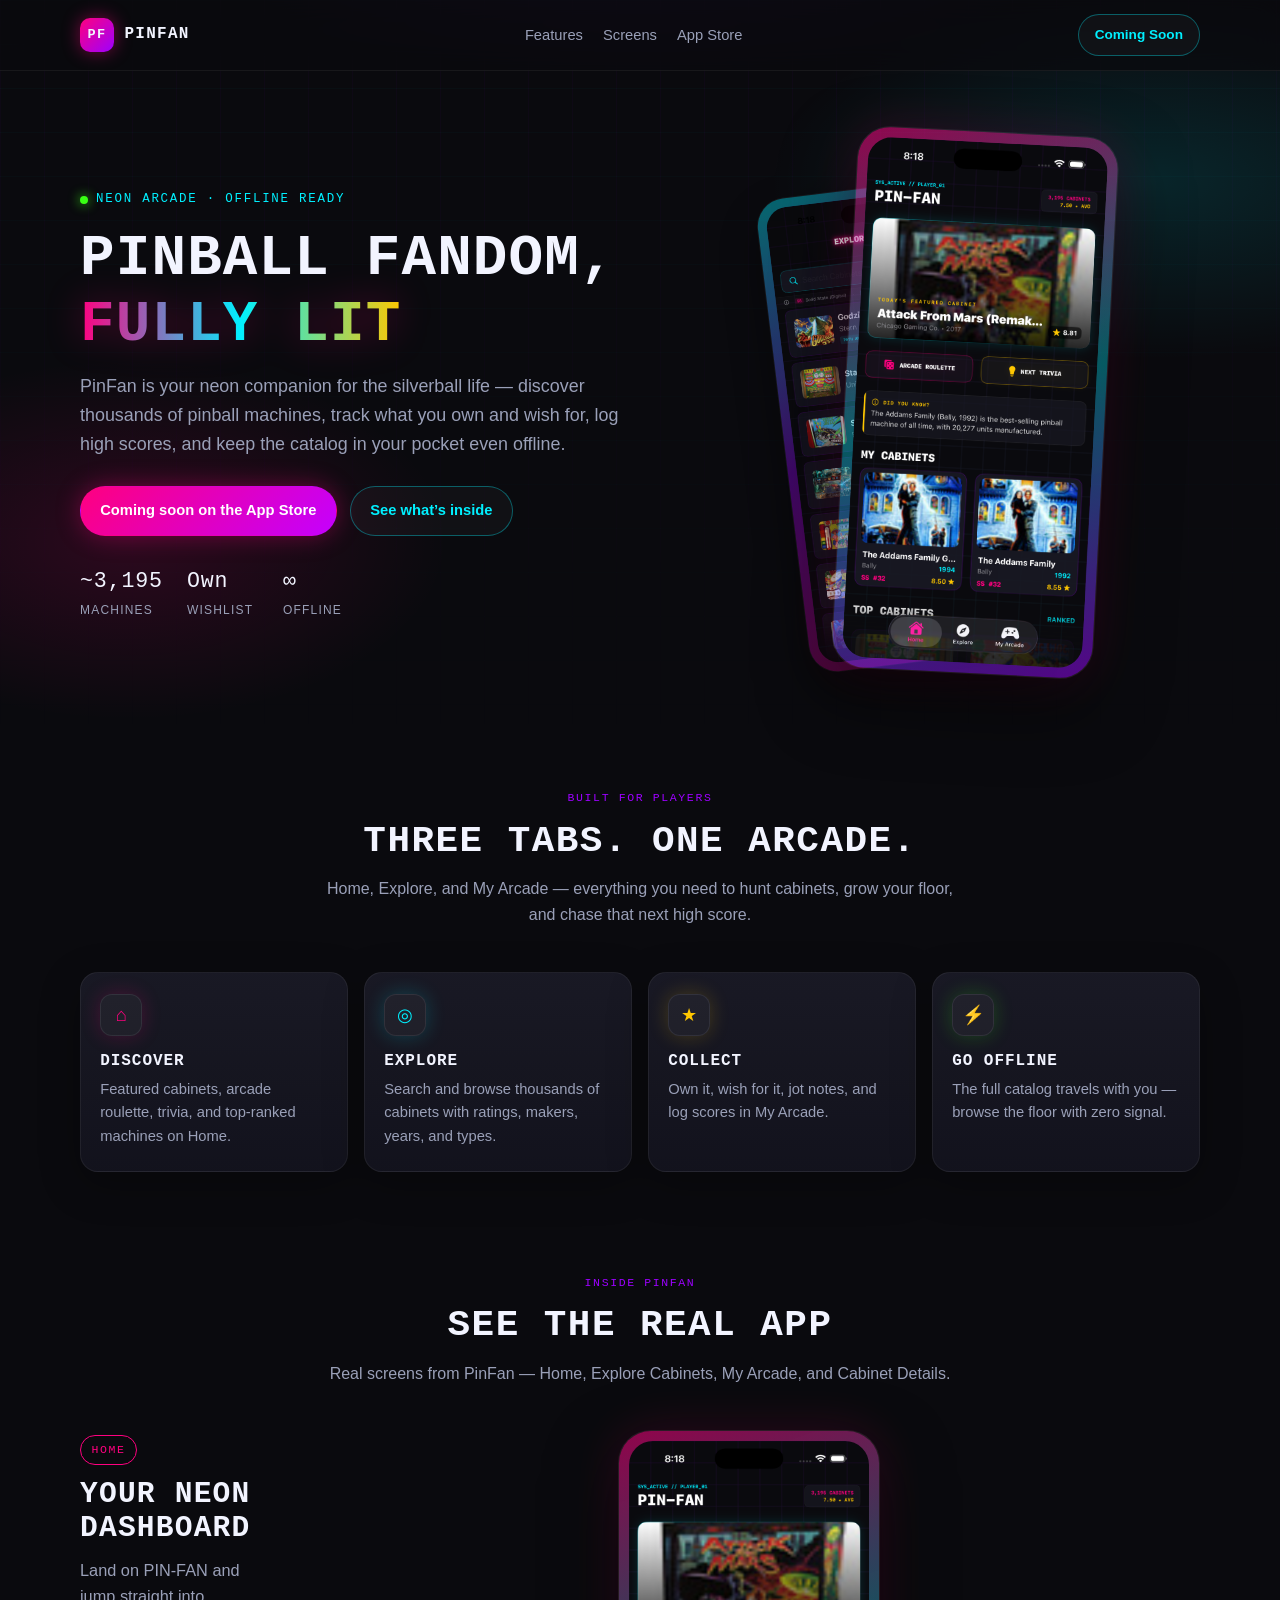
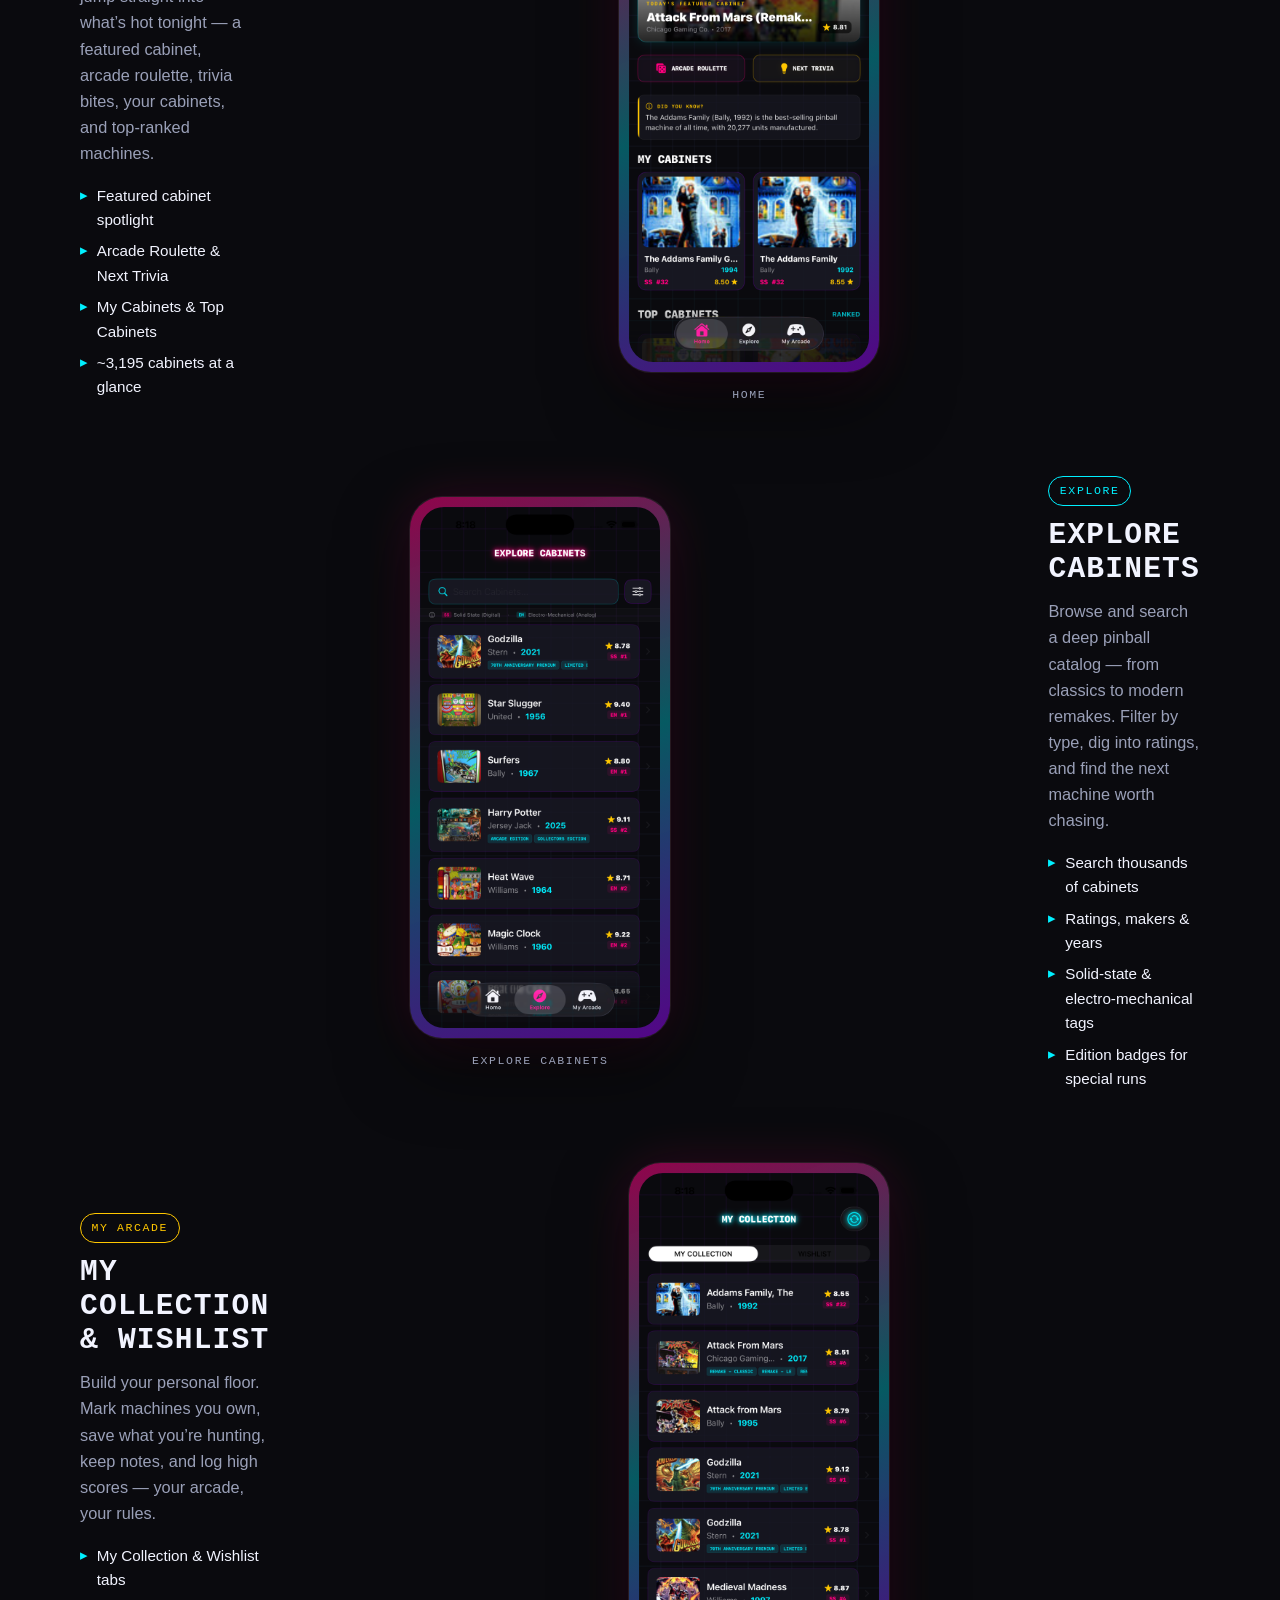
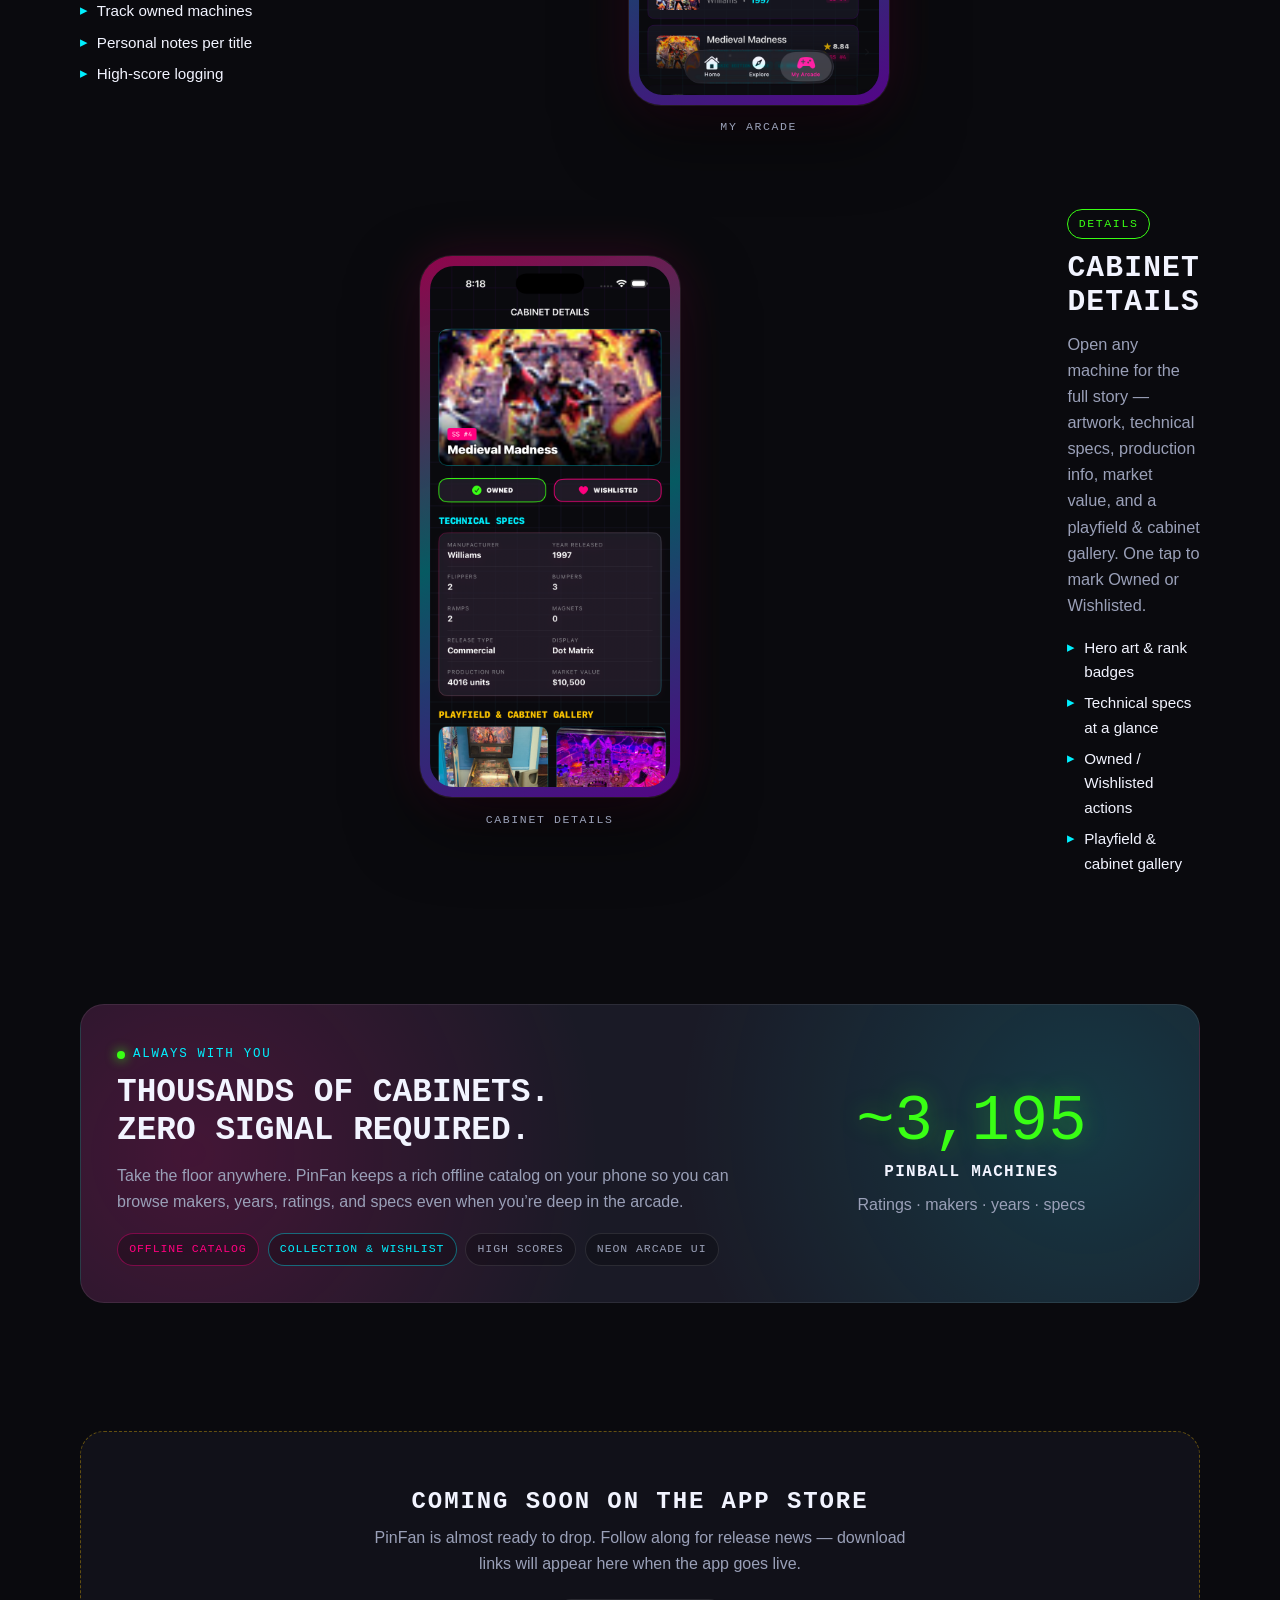
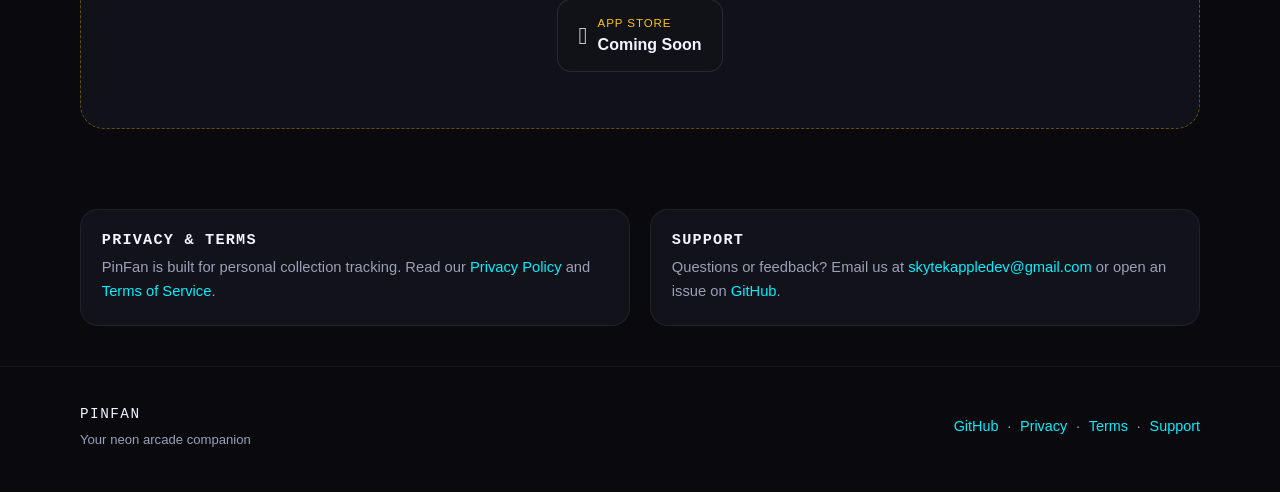
<file: docs/index.html>
<!DOCTYPE html>
<html lang="en">
<head>
  <meta charset="utf-8" />
  <meta name="viewport" content="width=device-width, initial-scale=1" />
  <title>PinFan — Your Neon Arcade Companion</title>
  <meta name="description" content="PinFan helps pinball fans discover thousands of machines, track what they own and wish for, log high scores, and browse offline — with a neon arcade vibe." />
  <meta name="theme-color" content="#0A0A0E" />
  <meta property="og:title" content="PinFan — Your Neon Arcade Companion" />
  <meta property="og:description" content="Discover thousands of pinball machines. Track your collection & wishlist. Log high scores. Browse offline." />
  <meta property="og:type" content="website" />
  <link rel="stylesheet" href="styles.css" />
</head>
<body>
  <div class="grid-bg" aria-hidden="true"></div>

  <header class="nav">
    <div class="wrap nav-inner">
      <a class="logo" href="#top" aria-label="PinFan home">
        <span class="logo-mark" aria-hidden="true">PF</span>
        <span class="logo-text">PinFan</span>
      </a>
      <ul class="nav-links">
        <li><a href="#features">Features</a></li>
        <li><a href="#screens">Screens</a></li>
        <li><a href="#app-store">App Store</a></li>
      </ul>
      <a class="btn btn-ghost btn-nav" href="#app-store">Coming Soon</a>
    </div>
  </header>

  <main id="top">
    <section class="hero">
      <div class="wrap hero-grid">
        <div class="hero-copy">
          <div class="eyebrow">Neon Arcade · Offline Ready</div>
          <h1>Pinball fandom,<br /><span class="glow">fully lit</span></h1>
          <p class="lead">
            PinFan is your neon companion for the silverball life — discover
            thousands of pinball machines, track what you own and wish for,
            log high scores, and keep the catalog in your pocket even offline.
          </p>
          <div class="hero-cta">
            <a class="btn btn-primary" href="#app-store">Coming soon on the App Store</a>
            <a class="btn btn-ghost" href="#features">See what’s inside</a>
          </div>
          <div class="proof-row" role="list">
            <div class="proof" role="listitem">
              <span class="proof-n">~3,195</span>
              <span class="proof-l">Machines</span>
            </div>
            <div class="proof" role="listitem">
              <span class="proof-n">Own</span>
              <span class="proof-l">Wishlist</span>
            </div>
            <div class="proof" role="listitem">
              <span class="proof-n">∞</span>
              <span class="proof-l">Offline</span>
            </div>
          </div>
        </div>

        <div class="hero-phones" aria-hidden="true">
          <figure class="phone phone-back">
            <div class="phone-bezel">
              <img
                src="assets/screenshots/02-explore.png"
                alt=""
                width="390"
                height="844"
                loading="eager"
              />
            </div>
          </figure>
          <figure class="phone phone-front">
            <div class="phone-bezel">
              <img
                src="assets/screenshots/01-home.png"
                alt="PinFan Home screen showing featured cabinets and arcade stats"
                width="390"
                height="844"
                loading="eager"
              />
            </div>
          </figure>
        </div>
      </div>
    </section>

    <section id="features" class="features-intro">
      <div class="wrap">
        <div class="section-head">
          <div class="tag">Built for players</div>
          <h2>Three tabs. One arcade.</h2>
          <p>
            Home, Explore, and My Arcade — everything you need to hunt cabinets,
            grow your floor, and chase that next high score.
          </p>
        </div>

        <div class="benefit-grid">
          <article class="benefit pink">
            <div class="benefit-icon" aria-hidden="true">⌂</div>
            <h3>Discover</h3>
            <p>Featured cabinets, arcade roulette, trivia, and top-ranked machines on Home.</p>
          </article>
          <article class="benefit cyan">
            <div class="benefit-icon" aria-hidden="true">◎</div>
            <h3>Explore</h3>
            <p>Search and browse thousands of cabinets with ratings, makers, years, and types.</p>
          </article>
          <article class="benefit gold">
            <div class="benefit-icon" aria-hidden="true">★</div>
            <h3>Collect</h3>
            <p>Own it, wish for it, jot notes, and log scores in My Arcade.</p>
          </article>
          <article class="benefit green">
            <div class="benefit-icon" aria-hidden="true">⚡</div>
            <h3>Go offline</h3>
            <p>The full catalog travels with you — browse the floor with zero signal.</p>
          </article>
        </div>
      </div>
    </section>

    <section id="screens" class="showcase">
      <div class="wrap">
        <div class="section-head">
          <div class="tag">Inside PinFan</div>
          <h2>See the real app</h2>
          <p>Real screens from PinFan — Home, Explore Cabinets, My Arcade, and Cabinet Details.</p>
        </div>

        <!-- Home -->
        <article class="feature-row">
          <div class="feature-copy">
            <div class="feature-label home">Home</div>
            <h3>Your neon dashboard</h3>
            <p>
              Land on PIN-FAN and jump straight into what’s hot tonight — a featured
              cabinet, arcade roulette, trivia bites, your cabinets, and top-ranked
              machines.
            </p>
            <ul class="feature-list">
              <li>Featured cabinet spotlight</li>
              <li>Arcade Roulette &amp; Next Trivia</li>
              <li>My Cabinets &amp; Top Cabinets</li>
              <li>~3,195 cabinets at a glance</li>
            </ul>
          </div>
          <figure class="phone phone-solo">
            <div class="phone-bezel">
              <img
                src="assets/screenshots/01-home.png"
                alt="PinFan Home — featured cabinet, trivia, and top cabinets"
                width="390"
                height="844"
                loading="lazy"
              />
            </div>
            <figcaption>Home</figcaption>
          </figure>
        </article>

        <!-- Explore -->
        <article class="feature-row reverse">
          <div class="feature-copy">
            <div class="feature-label explore">Explore</div>
            <h3>Explore Cabinets</h3>
            <p>
              Browse and search a deep pinball catalog — from classics to modern
              remakes. Filter by type, dig into ratings, and find the next machine
              worth chasing.
            </p>
            <ul class="feature-list">
              <li>Search thousands of cabinets</li>
              <li>Ratings, makers &amp; years</li>
              <li>Solid-state &amp; electro-mechanical tags</li>
              <li>Edition badges for special runs</li>
            </ul>
          </div>
          <figure class="phone phone-solo">
            <div class="phone-bezel">
              <img
                src="assets/screenshots/02-explore.png"
                alt="PinFan Explore Cabinets — searchable catalog list"
                width="390"
                height="844"
                loading="lazy"
              />
            </div>
            <figcaption>Explore Cabinets</figcaption>
          </figure>
        </article>

        <!-- My Arcade -->
        <article class="feature-row">
          <div class="feature-copy">
            <div class="feature-label arcade">My Arcade</div>
            <h3>My Collection &amp; Wishlist</h3>
            <p>
              Build your personal floor. Mark machines you own, save what you’re
              hunting, keep notes, and log high scores — your arcade, your rules.
            </p>
            <ul class="feature-list">
              <li>My Collection &amp; Wishlist tabs</li>
              <li>Track owned machines</li>
              <li>Personal notes per title</li>
              <li>High-score logging</li>
            </ul>
          </div>
          <figure class="phone phone-solo">
            <div class="phone-bezel">
              <img
                src="assets/screenshots/03-my-arcade.png"
                alt="PinFan My Arcade — My Collection list of owned cabinets"
                width="390"
                height="844"
                loading="lazy"
              />
            </div>
            <figcaption>My Arcade</figcaption>
          </figure>
        </article>

        <!-- Cabinet Details -->
        <article class="feature-row reverse">
          <div class="feature-copy">
            <div class="feature-label details">Details</div>
            <h3>Cabinet Details</h3>
            <p>
              Open any machine for the full story — artwork, technical specs,
              production info, market value, and a playfield &amp; cabinet gallery.
              One tap to mark Owned or Wishlisted.
            </p>
            <ul class="feature-list">
              <li>Hero art &amp; rank badges</li>
              <li>Technical specs at a glance</li>
              <li>Owned / Wishlisted actions</li>
              <li>Playfield &amp; cabinet gallery</li>
            </ul>
          </div>
          <figure class="phone phone-solo">
            <div class="phone-bezel">
              <img
                src="assets/screenshots/04-machine-detail.png"
                alt="PinFan Cabinet Details — Medieval Madness specs and gallery"
                width="390"
                height="844"
                loading="lazy"
              />
            </div>
            <figcaption>Cabinet Details</figcaption>
          </figure>
        </article>
      </div>
    </section>

    <section id="catalog" class="catalog">
      <div class="wrap">
        <div class="callout">
          <div>
            <div class="eyebrow" style="margin-bottom:0.6rem">Always with you</div>
            <h2>Thousands of cabinets.<br />Zero signal required.</h2>
            <p>
              Take the floor anywhere. PinFan keeps a rich offline catalog on your
              phone so you can browse makers, years, ratings, and specs even when
              you’re deep in the arcade.
            </p>
            <div class="badge-row">
              <span class="badge hot">Offline catalog</span>
              <span class="badge cool">Collection &amp; wishlist</span>
              <span class="badge">High scores</span>
              <span class="badge">Neon arcade UI</span>
            </div>
          </div>
          <div class="callout-stat">
            <div class="big">~3,195</div>
            <strong>Pinball machines</strong>
            <p>Ratings · makers · years · specs</p>
          </div>
        </div>
      </div>
    </section>

    <section id="app-store">
      <div class="wrap">
        <div class="soon">
          <h2>Coming soon on the App Store</h2>
          <p>
            PinFan is almost ready to drop. Follow along for release news —
            download links will appear here when the app goes live.
          </p>
          <div class="store-pill" role="status" aria-label="App Store status">
            <span class="store-icon" aria-hidden="true"></span>
            <span>
              <small>App Store</small>
              Coming Soon
            </span>
          </div>
        </div>
      </div>
    </section>

    <section class="support-lite" id="support">
      <div class="wrap support-grid">
        <div>
          <h3>Privacy &amp; Terms</h3>
          <p>
            PinFan is built for personal collection tracking. Read our
            <a href="privacy.html">Privacy Policy</a> and <a href="terms.html">Terms of Service</a>.
          </p>
        </div>
        <div>
          <h3>Support</h3>
          <p>
            Questions or feedback? Email us at <a href="mailto:skytekappledev@gmail.com">skytekappledev@gmail.com</a>
            or open an issue on <a href="https://github.com/Skytek65/PinFan" target="_blank" rel="noopener noreferrer">GitHub</a>.
          </p>
        </div>
      </div>
    </section>
  </main>

  <footer>
    <div class="wrap footer-inner">
      <div>
        <div class="footer-brand">PinFan</div>
        <div class="footer-tag">Your neon arcade companion</div>
      </div>
      <div class="footer-links">
        <a href="https://github.com/Skytek65/PinFan" target="_blank" rel="noopener noreferrer">GitHub</a>
        <span aria-hidden="true">·</span>
        <a href="privacy.html">Privacy</a>
        <span aria-hidden="true">·</span>
        <a href="terms.html">Terms</a>
        <span aria-hidden="true">·</span>
        <a href="#support">Support</a>
      </div>
    </div>
  </footer>
</body>
</html>
</file>
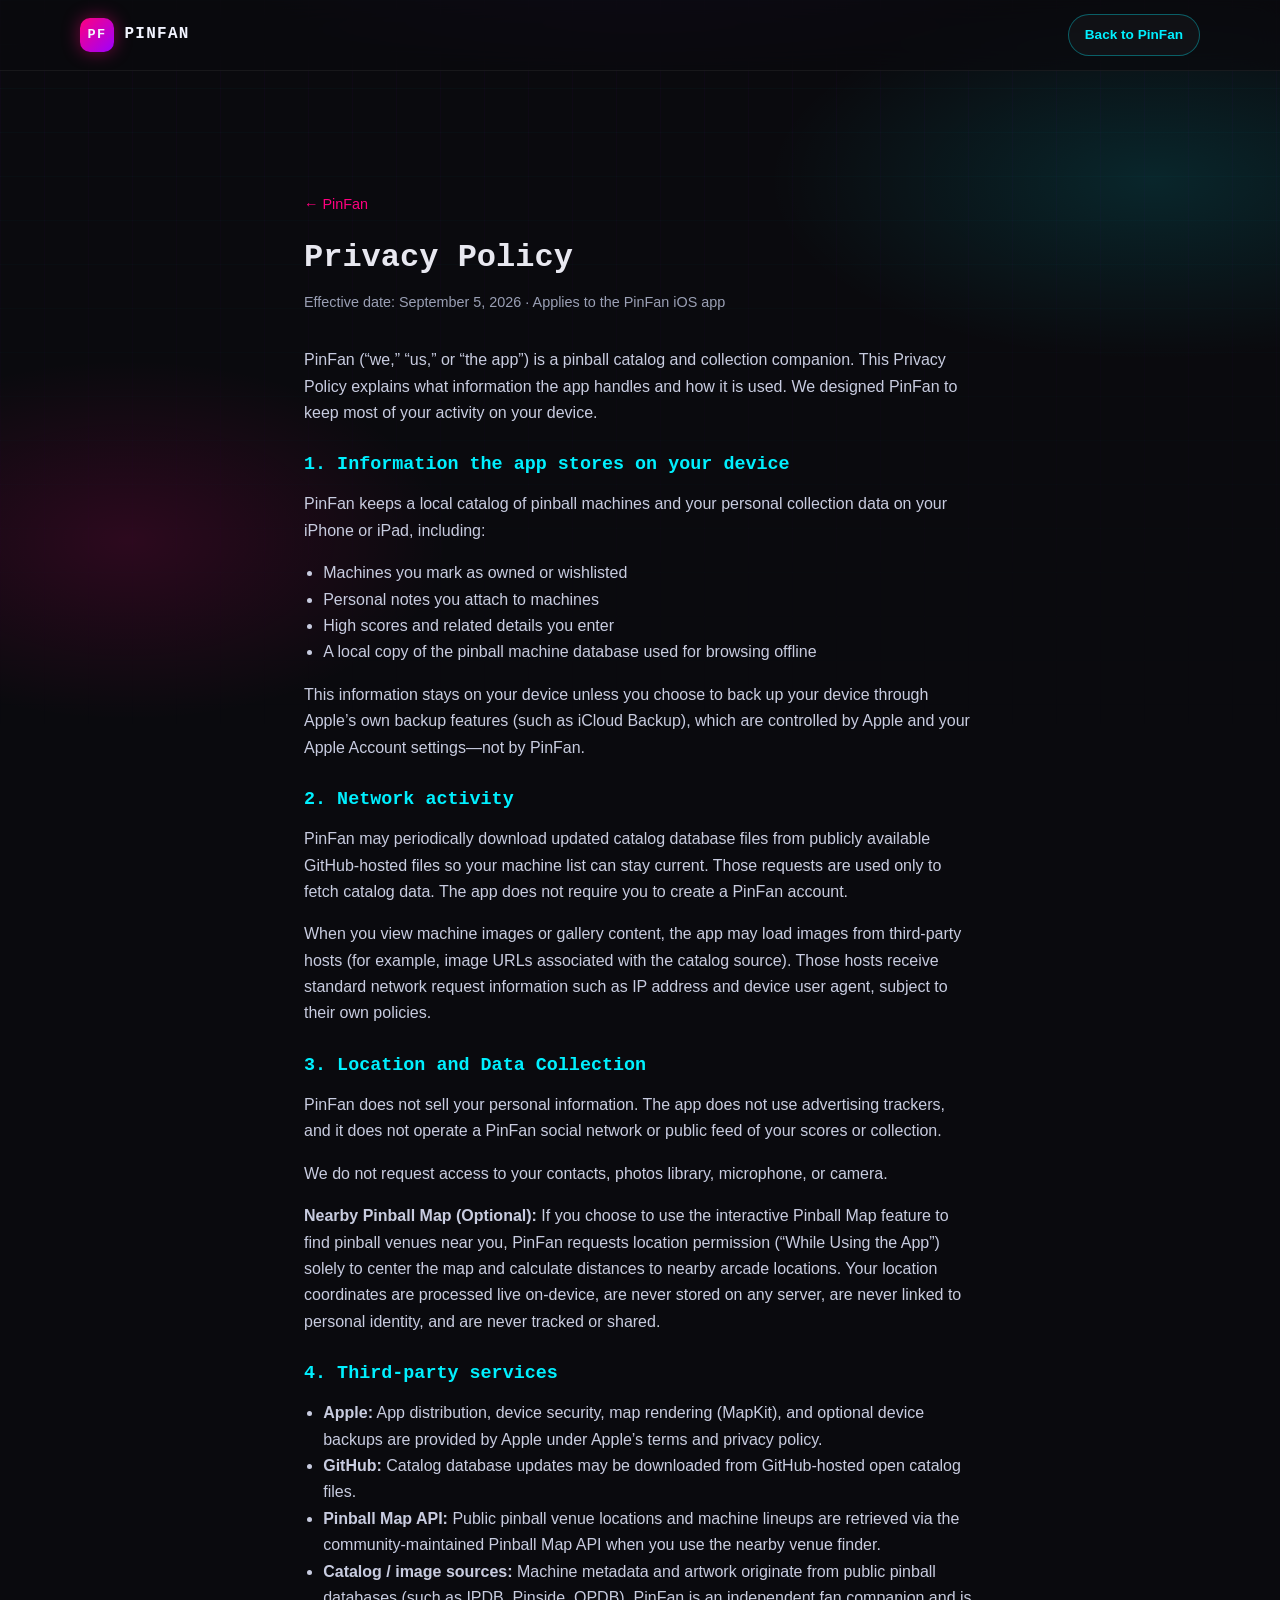
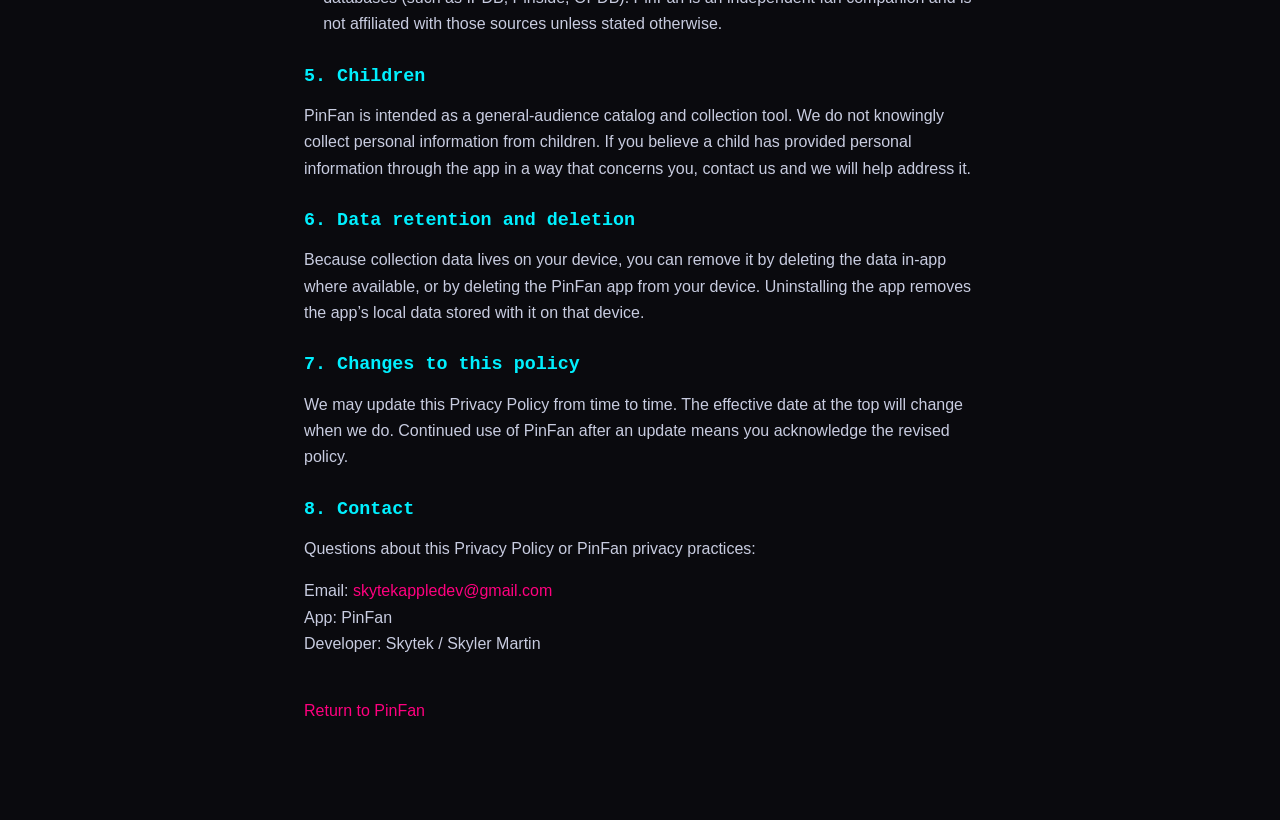
<file: docs/privacy.html>
<!DOCTYPE html>
<html lang="en">
<head>
  <meta charset="utf-8" />
  <meta name="viewport" content="width=device-width, initial-scale=1" />
  <title>Privacy Policy — PinFan</title>
  <meta name="description" content="Privacy Policy for the PinFan iOS app." />
  <meta name="theme-color" content="#0A0A0E" />
  <link rel="stylesheet" href="styles.css" />
  <style>
    .legal { max-width: 720px; margin: 0 auto; padding: 120px 24px 80px; color: #e8e8f0; }
    .legal h1 { font-size: 2rem; margin: 0 0 8px; }
    .legal .meta { color: #9aa0b5; font-size: 0.9rem; margin-bottom: 32px; }
    .legal h2 { font-size: 1.15rem; margin: 28px 0 10px; color: #00F0FF; }
    .legal p, .legal li { line-height: 1.65; color: #c8cce0; }
    .legal ul { padding-left: 1.2rem; }
    .legal a { color: #FF007F; }
    .back { display: inline-block; margin-bottom: 24px; color: #00F0FF; text-decoration: none; font-size: 0.9rem; }
  </style>
</head>
<body>
  <div class="grid-bg" aria-hidden="true"></div>
  <header class="nav">
    <div class="wrap nav-inner">
      <a class="logo" href="index.html" aria-label="PinFan home">
        <span class="logo-mark" aria-hidden="true">PF</span>
        <span class="logo-text">PinFan</span>
      </a>
      <a class="btn btn-ghost btn-nav" href="index.html">Back to PinFan</a>
    </div>
  </header>
  <main class="legal">
    <a class="back" href="index.html">← PinFan</a>
    <h1>Privacy Policy</h1>
    <p class="meta">Effective date: September 5, 2026 · Applies to the PinFan iOS app</p>

    <p>PinFan (“we,” “us,” or “the app”) is a pinball catalog and collection companion. This Privacy Policy explains what information the app handles and how it is used. We designed PinFan to keep most of your activity on your device.</p>

    <h2>1. Information the app stores on your device</h2>
    <p>PinFan keeps a local catalog of pinball machines and your personal collection data on your iPhone or iPad, including:</p>
    <ul>
      <li>Machines you mark as owned or wishlisted</li>
      <li>Personal notes you attach to machines</li>
      <li>High scores and related details you enter</li>
      <li>A local copy of the pinball machine database used for browsing offline</li>
    </ul>
    <p>This information stays on your device unless you choose to back up your device through Apple’s own backup features (such as iCloud Backup), which are controlled by Apple and your Apple Account settings—not by PinFan.</p>

    <h2>2. Network activity</h2>
    <p>PinFan may periodically download updated catalog database files from publicly available GitHub-hosted files so your machine list can stay current. Those requests are used only to fetch catalog data. The app does not require you to create a PinFan account.</p>
    <p>When you view machine images or gallery content, the app may load images from third-party hosts (for example, image URLs associated with the catalog source). Those hosts receive standard network request information such as IP address and device user agent, subject to their own policies.</p>

    <h2>3. Location and Data Collection</h2>
    <p>PinFan does not sell your personal information. The app does not use advertising trackers, and it does not operate a PinFan social network or public feed of your scores or collection.</p>
    <p>We do not request access to your contacts, photos library, microphone, or camera.</p>
    <p><strong>Nearby Pinball Map (Optional):</strong> If you choose to use the interactive Pinball Map feature to find pinball venues near you, PinFan requests location permission (“While Using the App”) solely to center the map and calculate distances to nearby arcade locations. Your location coordinates are processed live on-device, are never stored on any server, are never linked to personal identity, and are never tracked or shared.</p>

    <h2>4. Third-party services</h2>
    <ul>
      <li><strong>Apple:</strong> App distribution, device security, map rendering (MapKit), and optional device backups are provided by Apple under Apple’s terms and privacy policy.</li>
      <li><strong>GitHub:</strong> Catalog database updates may be downloaded from GitHub-hosted open catalog files.</li>
      <li><strong>Pinball Map API:</strong> Public pinball venue locations and machine lineups are retrieved via the community-maintained Pinball Map API when you use the nearby venue finder.</li>
      <li><strong>Catalog / image sources:</strong> Machine metadata and artwork originate from public pinball databases (such as IPDB, Pinside, OPDB). PinFan is an independent fan companion and is not affiliated with those sources unless stated otherwise.</li>
    </ul>

    <h2>5. Children</h2>
    <p>PinFan is intended as a general-audience catalog and collection tool. We do not knowingly collect personal information from children. If you believe a child has provided personal information through the app in a way that concerns you, contact us and we will help address it.</p>

    <h2>6. Data retention and deletion</h2>
    <p>Because collection data lives on your device, you can remove it by deleting the data in-app where available, or by deleting the PinFan app from your device. Uninstalling the app removes the app’s local data stored with it on that device.</p>

    <h2>7. Changes to this policy</h2>
    <p>We may update this Privacy Policy from time to time. The effective date at the top will change when we do. Continued use of PinFan after an update means you acknowledge the revised policy.</p>

    <h2>8. Contact</h2>
    <p>Questions about this Privacy Policy or PinFan privacy practices:</p>
    <p>Email: <a href="mailto:skytekappledev@gmail.com">skytekappledev@gmail.com</a><br />
    App: PinFan<br />
    Developer: Skytek / Skyler Martin</p>

    <p style="margin-top:40px"><a href="index.html">Return to PinFan</a></p>
  </main>
</body>
</html>
</file>
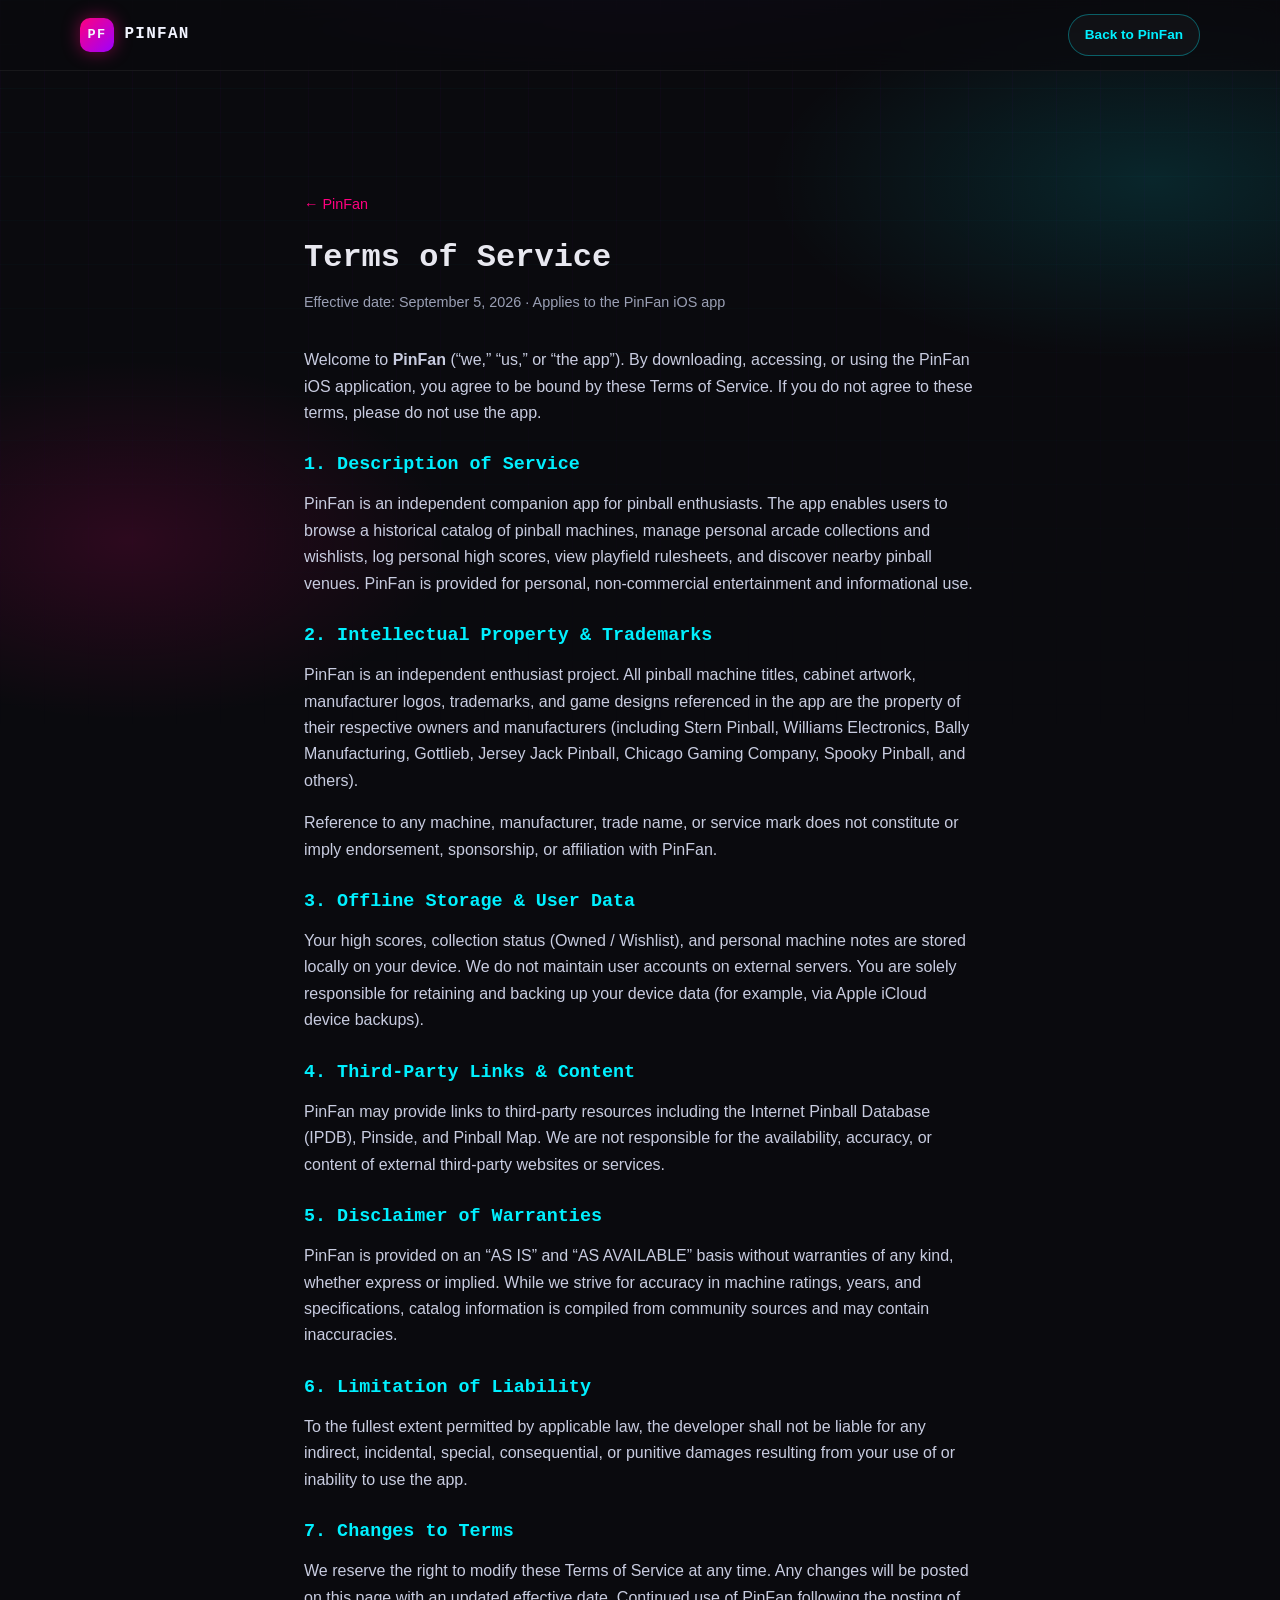
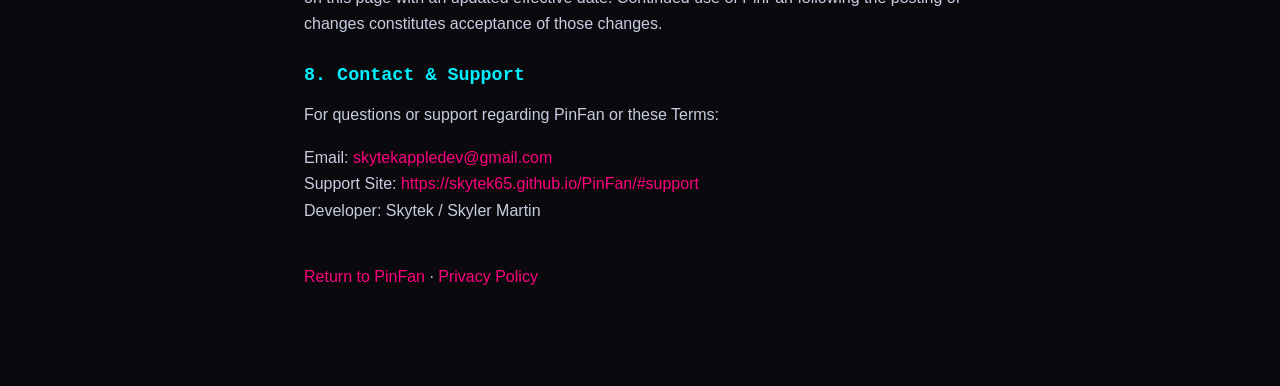
<file: docs/terms.html>
<!DOCTYPE html>
<html lang="en">
<head>
  <meta charset="utf-8" />
  <meta name="viewport" content="width=device-width, initial-scale=1" />
  <title>Terms of Service — PinFan</title>
  <meta name="description" content="Terms of Service for the PinFan iOS app." />
  <meta name="theme-color" content="#0A0A0E" />
  <link rel="stylesheet" href="styles.css" />
  <style>
    .legal { max-width: 720px; margin: 0 auto; padding: 120px 24px 80px; color: #e8e8f0; }
    .legal h1 { font-size: 2rem; margin: 0 0 8px; }
    .legal .meta { color: #9aa0b5; font-size: 0.9rem; margin-bottom: 32px; }
    .legal h2 { font-size: 1.15rem; margin: 28px 0 10px; color: #00F0FF; }
    .legal p, .legal li { line-height: 1.65; color: #c8cce0; }
    .legal ul { padding-left: 1.2rem; }
    .legal a { color: #FF007F; }
    .back { display: inline-block; margin-bottom: 24px; color: #00F0FF; text-decoration: none; font-size: 0.9rem; }
  </style>
</head>
<body>
  <div class="grid-bg" aria-hidden="true"></div>
  <header class="nav">
    <div class="wrap nav-inner">
      <a class="logo" href="index.html" aria-label="PinFan home">
        <span class="logo-mark" aria-hidden="true">PF</span>
        <span class="logo-text">PinFan</span>
      </a>
      <a class="btn btn-ghost btn-nav" href="index.html">Back to PinFan</a>
    </div>
  </header>
  <main class="legal">
    <a class="back" href="index.html">← PinFan</a>
    <h1>Terms of Service</h1>
    <p class="meta">Effective date: September 5, 2026 · Applies to the PinFan iOS app</p>

    <p>Welcome to <strong>PinFan</strong> (“we,” “us,” or “the app”). By downloading, accessing, or using the PinFan iOS application, you agree to be bound by these Terms of Service. If you do not agree to these terms, please do not use the app.</p>

    <h2>1. Description of Service</h2>
    <p>PinFan is an independent companion app for pinball enthusiasts. The app enables users to browse a historical catalog of pinball machines, manage personal arcade collections and wishlists, log personal high scores, view playfield rulesheets, and discover nearby pinball venues. PinFan is provided for personal, non-commercial entertainment and informational use.</p>

    <h2>2. Intellectual Property & Trademarks</h2>
    <p>PinFan is an independent enthusiast project. All pinball machine titles, cabinet artwork, manufacturer logos, trademarks, and game designs referenced in the app are the property of their respective owners and manufacturers (including Stern Pinball, Williams Electronics, Bally Manufacturing, Gottlieb, Jersey Jack Pinball, Chicago Gaming Company, Spooky Pinball, and others).</p>
    <p>Reference to any machine, manufacturer, trade name, or service mark does not constitute or imply endorsement, sponsorship, or affiliation with PinFan.</p>

    <h2>3. Offline Storage & User Data</h2>
    <p>Your high scores, collection status (Owned / Wishlist), and personal machine notes are stored locally on your device. We do not maintain user accounts on external servers. You are solely responsible for retaining and backing up your device data (for example, via Apple iCloud device backups).</p>

    <h2>4. Third-Party Links & Content</h2>
    <p>PinFan may provide links to third-party resources including the Internet Pinball Database (IPDB), Pinside, and Pinball Map. We are not responsible for the availability, accuracy, or content of external third-party websites or services.</p>

    <h2>5. Disclaimer of Warranties</h2>
    <p>PinFan is provided on an “AS IS” and “AS AVAILABLE” basis without warranties of any kind, whether express or implied. While we strive for accuracy in machine ratings, years, and specifications, catalog information is compiled from community sources and may contain inaccuracies.</p>

    <h2>6. Limitation of Liability</h2>
    <p>To the fullest extent permitted by applicable law, the developer shall not be liable for any indirect, incidental, special, consequential, or punitive damages resulting from your use of or inability to use the app.</p>

    <h2>7. Changes to Terms</h2>
    <p>We reserve the right to modify these Terms of Service at any time. Any changes will be posted on this page with an updated effective date. Continued use of PinFan following the posting of changes constitutes acceptance of those changes.</p>

    <h2>8. Contact & Support</h2>
    <p>For questions or support regarding PinFan or these Terms:</p>
    <p>Email: <a href="mailto:skytekappledev@gmail.com">skytekappledev@gmail.com</a><br />
    Support Site: <a href="https://skytek65.github.io/PinFan/#support">https://skytek65.github.io/PinFan/#support</a><br />
    Developer: Skytek / Skyler Martin</p>

    <p style="margin-top:40px"><a href="index.html">Return to PinFan</a> · <a href="privacy.html">Privacy Policy</a></p>
  </main>
</body>
</html>
</file>
<file: docs/styles.css>
/* PinFan — neon arcade marketing styles */
:root {
  --bg: #0A0A0E;
  --bg-elevated: #14141E;
  --card: #1A1A26;
  --pink: #FF007F;
  --cyan: #00F0FF;
  --purple: #9D00FF;
  --gold: #FFC700;
  --green: #39FF14;
  --text: #F2F4FF;
  --muted: #9AA0B8;
  --radius: 18px;
  --font-display: "SF Mono", ui-monospace, "Cascadia Code", "Segoe UI Mono", Menlo, Consolas, monospace;
  --font-body: "Inter", -apple-system, BlinkMacSystemFont, "Segoe UI", Roboto, Helvetica, Arial, sans-serif;
  --max: 1120px;
  --phone-w: 260px;
}

*, *::before, *::after { box-sizing: border-box; }

html { scroll-behavior: smooth; }

body {
  margin: 0;
  font-family: var(--font-body);
  color: var(--text);
  background: var(--bg);
  line-height: 1.6;
  -webkit-font-smoothing: antialiased;
  overflow-x: hidden;
}

img { max-width: 100%; display: block; height: auto; }
a { color: var(--cyan); text-decoration: none; }
a:hover { color: var(--pink); }

.grid-bg {
  position: fixed;
  inset: 0;
  z-index: -2;
  background:
    radial-gradient(ellipse 80% 50% at 50% -20%, rgba(157, 0, 255, 0.22), transparent 55%),
    radial-gradient(ellipse 60% 40% at 90% 20%, rgba(0, 240, 255, 0.12), transparent 50%),
    radial-gradient(ellipse 50% 40% at 10% 60%, rgba(255, 0, 127, 0.14), transparent 50%),
    var(--bg);
}

.grid-bg::after {
  content: "";
  position: absolute;
  inset: 0;
  background-image:
    linear-gradient(rgba(0, 240, 255, 0.04) 1px, transparent 1px),
    linear-gradient(90deg, rgba(157, 0, 255, 0.05) 1px, transparent 1px);
  background-size: 44px 44px;
  mask-image: linear-gradient(to bottom, rgba(0,0,0,0.7), transparent 85%);
  pointer-events: none;
}

.wrap {
  width: min(100% - 2rem, var(--max));
  margin-inline: auto;
}

/* Nav */
.nav {
  position: sticky;
  top: 0;
  z-index: 50;
  backdrop-filter: blur(14px);
  -webkit-backdrop-filter: blur(14px);
  background: rgba(10, 10, 14, 0.72);
  border-bottom: 1px solid rgba(255, 255, 255, 0.06);
}

.nav-inner {
  display: flex;
  align-items: center;
  justify-content: space-between;
  padding: 0.9rem 0;
  gap: 1rem;
}

.logo {
  display: inline-flex;
  align-items: center;
  gap: 0.65rem;
  color: var(--text);
  font-family: var(--font-display);
  font-weight: 700;
  letter-spacing: 0.08em;
  text-transform: uppercase;
}

.logo:hover { color: var(--text); }

.logo-mark {
  width: 34px;
  height: 34px;
  border-radius: 10px;
  background: linear-gradient(135deg, var(--pink), var(--purple));
  box-shadow: 0 0 18px rgba(255, 0, 127, 0.45);
  display: grid;
  place-items: center;
  font-size: 0.85rem;
}

.nav-links {
  display: flex;
  align-items: center;
  gap: 1.25rem;
  list-style: none;
  margin: 0;
  padding: 0;
}

.nav-links a {
  color: var(--muted);
  font-size: 0.92rem;
  font-weight: 500;
}

.nav-links a:hover { color: var(--text); }

.btn {
  display: inline-flex;
  align-items: center;
  justify-content: center;
  gap: 0.45rem;
  padding: 0.75rem 1.2rem;
  border-radius: 999px;
  font-weight: 650;
  font-size: 0.92rem;
  border: 1px solid transparent;
  transition: transform 0.15s ease, box-shadow 0.15s ease, background 0.15s ease, border-color 0.15s ease;
  cursor: pointer;
}

.btn:hover { transform: translateY(-1px); }

.btn-primary {
  background: linear-gradient(135deg, var(--pink), #c400ff);
  color: white;
  box-shadow: 0 0 24px rgba(255, 0, 127, 0.35);
}

.btn-primary:hover { color: white; box-shadow: 0 0 32px rgba(255, 0, 127, 0.5); }

.btn-ghost {
  background: rgba(255,255,255,0.03);
  border-color: rgba(0, 240, 255, 0.35);
  color: var(--cyan);
}

.btn-ghost:hover { color: var(--cyan); border-color: var(--cyan); }

.btn-nav { padding: 0.55rem 1rem; font-size: 0.85rem; }

/* Hero */
.hero {
  padding: 4.5rem 0 3.5rem;
  position: relative;
}

.hero-grid {
  display: grid;
  grid-template-columns: 1.05fr 0.95fr;
  gap: 2.5rem;
  align-items: center;
}

.eyebrow {
  display: inline-flex;
  align-items: center;
  gap: 0.5rem;
  font-family: var(--font-display);
  font-size: 0.78rem;
  letter-spacing: 0.14em;
  text-transform: uppercase;
  color: var(--cyan);
  margin-bottom: 1rem;
}

.eyebrow::before {
  content: "";
  width: 8px;
  height: 8px;
  border-radius: 50%;
  background: var(--green);
  box-shadow: 0 0 12px var(--green);
  animation: pulse 1.8s ease-in-out infinite;
}

@keyframes pulse {
  0%, 100% { opacity: 1; }
  50% { opacity: 0.45; }
}

h1, h2, h3 {
  font-family: var(--font-display);
  line-height: 1.15;
  margin: 0 0 0.85rem;
}

.hero h1 {
  font-size: clamp(2.4rem, 5vw, 3.6rem);
  letter-spacing: 0.02em;
  text-transform: uppercase;
}

.hero h1 .glow {
  background: linear-gradient(90deg, var(--pink), var(--cyan), var(--gold));
  -webkit-background-clip: text;
  background-clip: text;
  color: transparent;
  filter: drop-shadow(0 0 18px rgba(255, 0, 127, 0.35));
}

.lead {
  font-size: 1.12rem;
  color: var(--muted);
  max-width: 36rem;
  margin: 0 0 1.75rem;
}

.hero-cta {
  display: flex;
  flex-wrap: wrap;
  gap: 0.85rem;
  margin-bottom: 1.75rem;
}

.proof-row {
  display: flex;
  flex-wrap: wrap;
  gap: 0.75rem 1.5rem;
}

.proof {
  display: flex;
  flex-direction: column;
  gap: 0.15rem;
  min-width: 4.5rem;
}

.proof-n {
  font-family: var(--font-display);
  font-size: 1.35rem;
  color: var(--text);
  letter-spacing: 0.04em;
}

.proof-l {
  font-size: 0.75rem;
  text-transform: uppercase;
  letter-spacing: 0.1em;
  color: var(--muted);
}

/* Phone frames with real screenshots */
.phone {
  margin: 0;
  position: relative;
}

.phone-bezel {
  width: var(--phone-w);
  border-radius: 32px;
  padding: 10px;
  background: linear-gradient(160deg, rgba(255,0,127,0.55), rgba(0,240,255,0.35), rgba(157,0,255,0.5));
  box-shadow:
    0 0 0 1px rgba(255,255,255,0.08),
    0 28px 70px rgba(0,0,0,0.55),
    0 0 50px rgba(255, 0, 127, 0.16);
}

.phone-bezel img {
  width: 100%;
  border-radius: 24px;
  display: block;
  background: #0d0d14;
}

.phone figcaption {
  text-align: center;
  margin-top: 0.85rem;
  font-family: var(--font-display);
  font-size: 0.72rem;
  letter-spacing: 0.14em;
  text-transform: uppercase;
  color: var(--muted);
}

.hero-phones {
  position: relative;
  height: 520px;
  display: flex;
  align-items: center;
  justify-content: center;
}

.hero-phones .phone-back {
  position: absolute;
  transform: translate(-18%, 4%) rotate(-7deg) scale(0.88);
  z-index: 1;
  opacity: 0.9;
}

.hero-phones .phone-front {
  position: relative;
  z-index: 2;
  transform: translate(12%, 0) rotate(3deg);
}

.hero-phones .phone-back .phone-bezel {
  background: linear-gradient(160deg, rgba(0,240,255,0.45), rgba(157,0,255,0.4), rgba(255,0,127,0.35));
  box-shadow:
    0 0 0 1px rgba(255,255,255,0.06),
    0 20px 50px rgba(0,0,0,0.45);
}

.phone-solo {
  display: flex;
  flex-direction: column;
  align-items: center;
}

.phone-solo .phone-bezel {
  width: min(var(--phone-w), 100%);
}

/* Sections */
section { padding: 4rem 0; }

.section-head {
  text-align: center;
  max-width: 40rem;
  margin: 0 auto 2.75rem;
}

.section-head .tag {
  display: inline-block;
  font-family: var(--font-display);
  font-size: 0.72rem;
  letter-spacing: 0.14em;
  text-transform: uppercase;
  color: var(--purple);
  margin-bottom: 0.75rem;
}

.section-head h2 {
  font-size: clamp(1.7rem, 3.5vw, 2.35rem);
  text-transform: uppercase;
  letter-spacing: 0.04em;
}

.section-head p { color: var(--muted); margin: 0; }

/* Benefit grid */
.benefit-grid {
  display: grid;
  grid-template-columns: repeat(4, 1fr);
  gap: 1rem;
}

.benefit {
  background: linear-gradient(180deg, rgba(26,26,38,0.95), rgba(20,20,30,0.92));
  border: 1px solid rgba(255,255,255,0.06);
  border-radius: var(--radius);
  padding: 1.35rem 1.2rem 1.4rem;
  position: relative;
  overflow: hidden;
  box-shadow: 0 12px 40px rgba(0,0,0,0.28);
  transition: border-color 0.2s ease, transform 0.2s ease;
}

.benefit:hover {
  transform: translateY(-3px);
  border-color: rgba(0, 240, 255, 0.3);
}

.benefit-icon {
  width: 42px;
  height: 42px;
  border-radius: 12px;
  display: grid;
  place-items: center;
  font-size: 1.15rem;
  margin-bottom: 1rem;
  background: rgba(255,255,255,0.04);
  border: 1px solid rgba(255,255,255,0.08);
}

.benefit h3 {
  font-size: 1rem;
  text-transform: uppercase;
  letter-spacing: 0.06em;
  margin-bottom: 0.45rem;
}

.benefit p {
  margin: 0;
  color: var(--muted);
  font-size: 0.92rem;
}

.benefit.pink .benefit-icon { color: var(--pink); box-shadow: 0 0 20px rgba(255,0,127,0.2); }
.benefit.cyan .benefit-icon { color: var(--cyan); box-shadow: 0 0 20px rgba(0,240,255,0.2); }
.benefit.gold .benefit-icon { color: var(--gold); box-shadow: 0 0 20px rgba(255,199,0,0.2); }
.benefit.green .benefit-icon { color: var(--green); box-shadow: 0 0 20px rgba(57,255,20,0.2); }

/* Feature showcase rows */
.showcase { padding-top: 2rem; }

.feature-row {
  display: grid;
  grid-template-columns: 1fr auto;
  gap: 3rem;
  align-items: center;
  margin-bottom: 4.5rem;
}

.feature-row:last-child { margin-bottom: 0; }

.feature-row.reverse {
  grid-template-columns: auto 1fr;
}

.feature-row.reverse .feature-copy { order: 2; }
.feature-row.reverse .phone { order: 1; }

.feature-label {
  display: inline-block;
  font-family: var(--font-display);
  font-size: 0.72rem;
  letter-spacing: 0.14em;
  text-transform: uppercase;
  margin-bottom: 0.75rem;
  padding: 0.3rem 0.65rem;
  border-radius: 999px;
  border: 1px solid currentColor;
}

.feature-label.home { color: var(--pink); }
.feature-label.explore { color: var(--cyan); }
.feature-label.arcade { color: var(--gold); }
.feature-label.details { color: var(--green); }

.feature-copy h3 {
  font-size: clamp(1.4rem, 2.5vw, 1.85rem);
  text-transform: uppercase;
  letter-spacing: 0.04em;
  margin-bottom: 0.75rem;
}

.feature-copy > p {
  color: var(--muted);
  margin: 0 0 1.1rem;
  max-width: 32rem;
  font-size: 1.02rem;
}

.feature-list {
  margin: 0;
  padding: 0;
  list-style: none;
  display: grid;
  gap: 0.45rem;
}

.feature-list li {
  font-size: 0.95rem;
  color: var(--text);
  display: flex;
  gap: 0.55rem;
  align-items: flex-start;
}

.feature-list li::before {
  content: "▸";
  color: var(--cyan);
  font-family: var(--font-display);
  flex-shrink: 0;
}

/* Callout / catalog */
.callout {
  border-radius: 24px;
  padding: 2.25rem;
  background:
    radial-gradient(circle at 10% 50%, rgba(255,0,127,0.18), transparent 40%),
    radial-gradient(circle at 90% 40%, rgba(0,240,255,0.14), transparent 40%),
    var(--card);
  border: 1px solid rgba(255,255,255,0.08);
  display: grid;
  grid-template-columns: 1.25fr 0.75fr;
  gap: 1.5rem;
  align-items: center;
}

.callout h2 {
  font-size: clamp(1.55rem, 3vw, 2.05rem);
  text-transform: uppercase;
}

.callout-stat {
  text-align: center;
}

.callout .big {
  font-family: var(--font-display);
  font-size: clamp(2.8rem, 6vw, 4rem);
  color: var(--green);
  text-shadow: 0 0 24px rgba(57, 255, 20, 0.35);
  line-height: 1;
  margin-bottom: 0.35rem;
}

.callout-stat strong {
  font-family: var(--font-display);
  letter-spacing: 0.08em;
  text-transform: uppercase;
  color: var(--text);
  display: block;
}

.callout p { color: var(--muted); margin: 0.4rem 0 0; }

.badge-row {
  display: flex;
  flex-wrap: wrap;
  gap: 0.55rem;
  margin-top: 1.15rem;
}

.badge {
  font-family: var(--font-display);
  font-size: 0.72rem;
  letter-spacing: 0.08em;
  text-transform: uppercase;
  padding: 0.4rem 0.7rem;
  border-radius: 999px;
  border: 1px solid rgba(255,255,255,0.1);
  background: rgba(0,0,0,0.25);
  color: var(--muted);
}

.badge.hot { color: var(--pink); border-color: rgba(255,0,127,0.4); }
.badge.cool { color: var(--cyan); border-color: rgba(0,240,255,0.4); }

/* Coming soon */
.soon {
  text-align: center;
  padding: 3.5rem 1.5rem;
  border-radius: 24px;
  background: rgba(20, 20, 30, 0.75);
  border: 1px dashed rgba(255, 199, 0, 0.35);
}

.soon h2 {
  text-transform: uppercase;
  letter-spacing: 0.08em;
  margin-bottom: 0.6rem;
}

.soon p { color: var(--muted); max-width: 34rem; margin: 0 auto 1.4rem; }

.store-pill {
  display: inline-flex;
  align-items: center;
  gap: 0.65rem;
  padding: 0.85rem 1.25rem;
  border-radius: 14px;
  background: #111118;
  border: 1px solid rgba(255,255,255,0.1);
  color: var(--text);
  font-weight: 650;
  text-align: left;
}

.store-icon {
  font-size: 1.5rem;
  line-height: 1;
}

.store-pill small {
  display: block;
  font-weight: 500;
  color: var(--gold);
  font-size: 0.72rem;
  letter-spacing: 0.08em;
  text-transform: uppercase;
}

/* Support placeholders */
.support-lite {
  padding-top: 1rem;
  padding-bottom: 2rem;
}

.support-grid {
  display: grid;
  grid-template-columns: 1fr 1fr;
  gap: 1.25rem;
}

.support-grid > div {
  background: rgba(26, 26, 38, 0.55);
  border: 1px solid rgba(255,255,255,0.06);
  border-radius: var(--radius);
  padding: 1.35rem 1.3rem;
}

.support-grid h3 {
  font-size: 0.95rem;
  text-transform: uppercase;
  letter-spacing: 0.08em;
  margin-bottom: 0.45rem;
  color: var(--text);
}

.support-grid p {
  margin: 0;
  color: var(--muted);
  font-size: 0.92rem;
}

/* Footer */
footer {
  border-top: 1px solid rgba(255,255,255,0.06);
  padding: 2.25rem 0 2.75rem;
  margin-top: 0.5rem;
}

.footer-inner {
  display: flex;
  flex-wrap: wrap;
  gap: 1rem;
  justify-content: space-between;
  align-items: center;
  color: var(--muted);
  font-size: 0.9rem;
}

.footer-brand {
  font-family: var(--font-display);
  letter-spacing: 0.1em;
  text-transform: uppercase;
  color: var(--text);
}

.footer-tag {
  font-size: 0.82rem;
  color: var(--muted);
  margin-top: 0.2rem;
}

.footer-links {
  display: flex;
  flex-wrap: wrap;
  gap: 0.55rem;
  align-items: center;
}

.footer-links a { color: var(--cyan); }

/* Responsive */
@media (max-width: 960px) {
  .hero-grid,
  .callout,
  .support-grid { grid-template-columns: 1fr; }

  .benefit-grid {
    grid-template-columns: 1fr 1fr;
  }

  .feature-row,
  .feature-row.reverse {
    grid-template-columns: 1fr;
    gap: 1.75rem;
    text-align: center;
  }

  .feature-row.reverse .feature-copy,
  .feature-row.reverse .phone { order: unset; }

  .feature-copy > p { margin-inline: auto; }
  .feature-list { display: inline-grid; text-align: left; }

  .hero-phones {
    height: auto;
    min-height: 420px;
    margin-top: 1rem;
  }

  .nav-links { display: none; }
}

@media (max-width: 600px) {
  .benefit-grid { grid-template-columns: 1fr; }
  .hero { padding-top: 3rem; }
  .hero-cta .btn { width: 100%; }

  :root { --phone-w: 220px; }

  .hero-phones {
    min-height: 380px;
  }

  .hero-phones .phone-back {
    transform: translate(-22%, 6%) rotate(-6deg) scale(0.82);
  }

  .hero-phones .phone-front {
    transform: translate(10%, 0) rotate(2deg);
  }

  .callout { padding: 1.5rem; }
}

@media (prefers-reduced-motion: reduce) {
  html { scroll-behavior: auto; }
  .eyebrow::before { animation: none; }
  .btn:hover, .benefit:hover { transform: none; }
}
</file>
